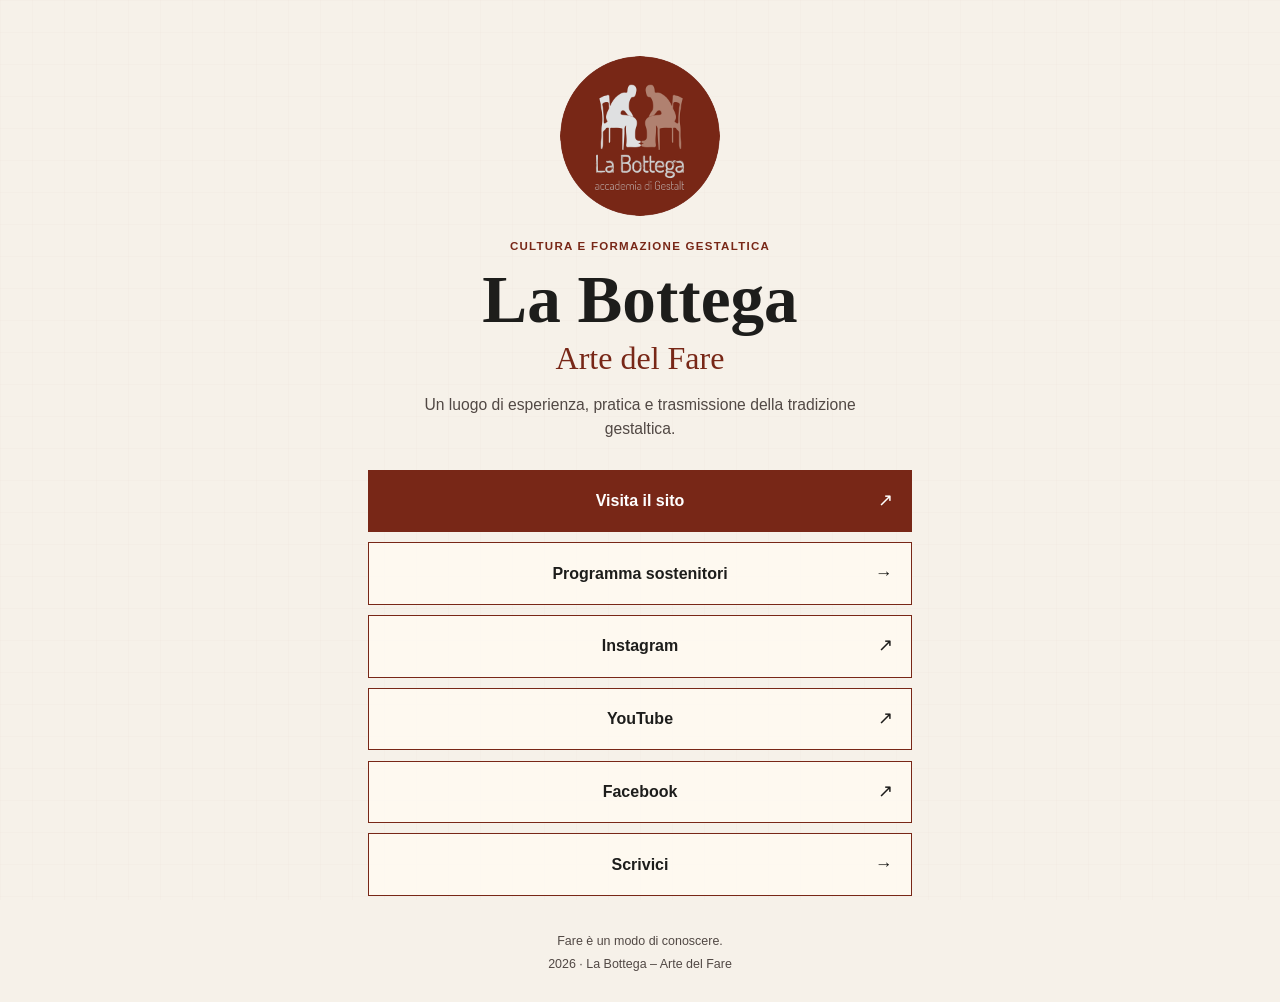
<file: index.html>
<!doctype html>
<html lang="it">
  <head>
    <meta charset="utf-8">
    <meta name="viewport" content="width=device-width, initial-scale=1">
    <title>La Bottega – Arte del Fare</title>
    <meta
      name="description"
      content="La Bottega – Arte del Fare: cultura e formazione gestaltica."
    >
    <link rel="icon" type="image/png" href="favicon.png">
    <link rel="stylesheet" href="assets/css/styles.css">
    <script src="assets/js/config.js" defer></script>
    <script src="assets/js/main.js" defer></script>
  </head>
  <body class="home-page">
    <a class="skip-link" href="#contenuto">Salta al contenuto</a>

    <main class="link-hub" id="contenuto">
      <header class="link-hub__header">
        <img
          class="link-hub__logo"
          src="assets/images/logo-circolare.png"
          alt="Logo di La Bottega – Arte del Fare"
          width="180"
          height="180"
        >
        <p class="link-hub__kicker">Cultura e formazione gestaltica</p>
        <h1>La Bottega</h1>
        <p class="link-hub__subtitle">Arte del Fare</p>
        <p class="link-hub__intro">
          Un luogo di esperienza, pratica e trasmissione della tradizione gestaltica.
        </p>
      </header>

      <nav class="link-stack" aria-label="Collegamenti principali">
        <a class="hub-link hub-link--primary" data-link="website" href="#">
          <span>Visita il sito</span>
          <span class="hub-link__mark" aria-hidden="true">↗</span>
        </a>
        <a class="hub-link" href="sostenitori.html">
          <span>Programma sostenitori</span>
          <span class="hub-link__mark" aria-hidden="true">→</span>
        </a>
        <a class="hub-link" data-link="instagram" href="#">
          <span>Instagram</span>
          <span class="hub-link__mark" aria-hidden="true">↗</span>
        </a>
        <a class="hub-link" data-link="youtube" href="#">
          <span>YouTube</span>
          <span class="hub-link__mark" aria-hidden="true">↗</span>
        </a>
        <a class="hub-link" data-link="facebook" href="#">
          <span>Facebook</span>
          <span class="hub-link__mark" aria-hidden="true">↗</span>
        </a>
        <a class="hub-link" data-link="email" href="#">
          <span>Scrivici</span>
          <span class="hub-link__mark" aria-hidden="true">→</span>
        </a>
      </nav>

      <footer class="simple-footer">
        <p>Fare è un modo di conoscere.</p>
        <p><span data-current-year>2026</span> · La Bottega – Arte del Fare</p>
      </footer>
    </main>
  </body>
</html>
</file>
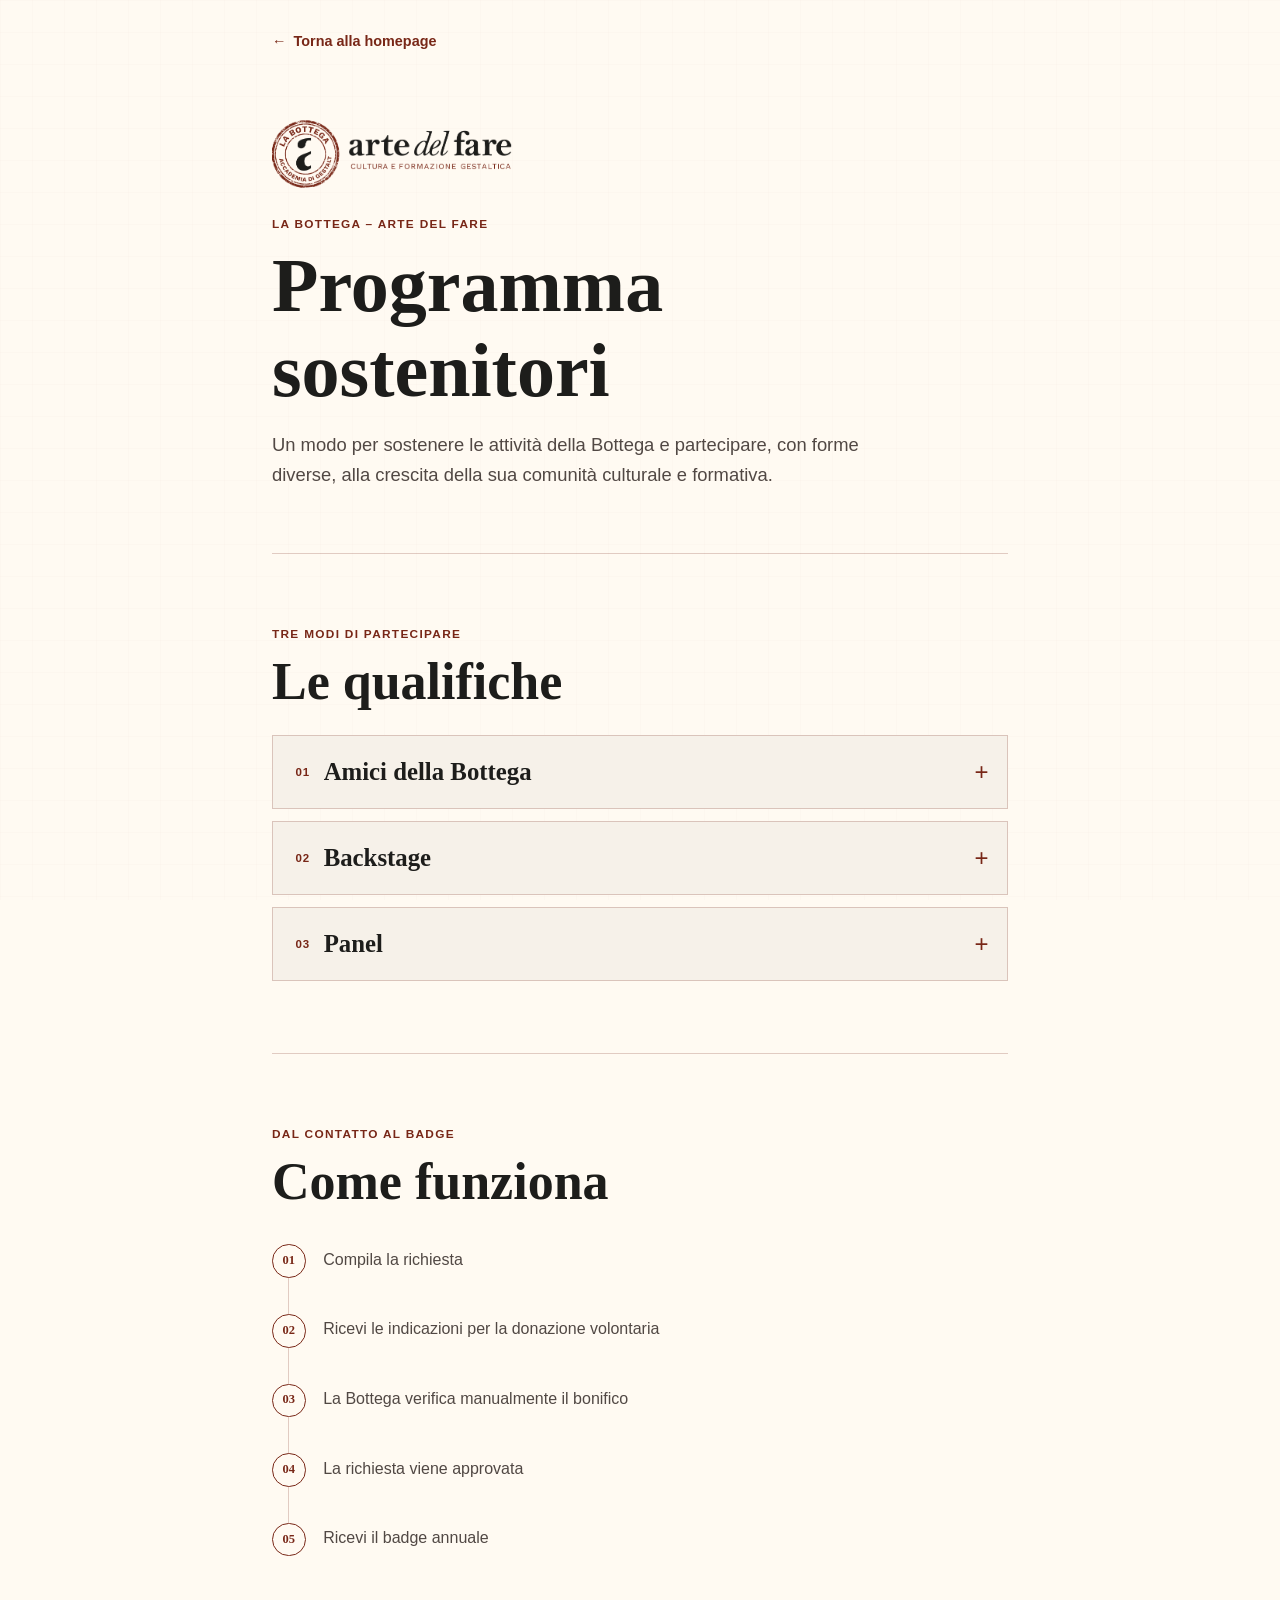
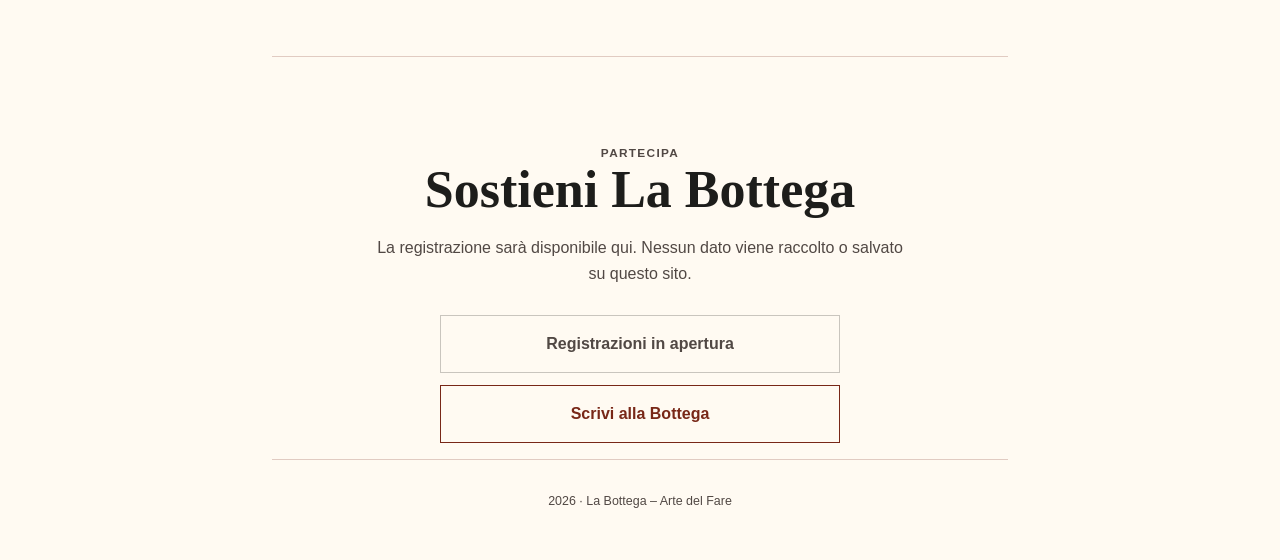
<file: sostenitori.html>
<!doctype html>
<html lang="it">
  <head>
    <meta charset="utf-8">
    <meta name="viewport" content="width=device-width, initial-scale=1">
    <title>Programma sostenitori | La Bottega – Arte del Fare</title>
    <meta
      name="description"
      content="Scopri il programma sostenitori e le qualifiche di La Bottega – Arte del Fare."
    >
    <link rel="icon" type="image/png" href="favicon.png">
    <link rel="stylesheet" href="assets/css/styles.css">
    <script src="assets/js/config.js" defer></script>
    <script src="assets/js/content.js" defer></script>
    <script src="assets/js/main.js" defer></script>
    <script src="assets/js/supporters.js" defer></script>
  </head>
  <body class="supporters-page">
    <a class="skip-link" href="#contenuto">Salta al contenuto</a>

    <div class="supporters-shell">
      <a class="back-link" href="index.html">
        <span aria-hidden="true">←</span>
        Torna alla homepage
      </a>

      <main id="contenuto">
        <header class="program-header">
          <div class="program-header__logo-frame">
            <img
              class="program-header__logo"
              src="assets/images/logo-orizzontale.png"
              alt="La Bottega – Arte del Fare"
              width="4321"
              height="4321"
            >
          </div>
          <p class="eyebrow">La Bottega – Arte del Fare</p>
          <h1 data-program-title>Programma sostenitori</h1>
          <p class="program-header__intro" data-program-description>
            Un modo per sostenere le attività della Bottega e partecipare alla crescita della sua comunità.
          </p>
        </header>

        <section class="program-section" aria-labelledby="qualifiche-title">
          <div class="section-heading">
            <p class="eyebrow">Tre modi di partecipare</p>
            <h2 id="qualifiche-title">Le qualifiche</h2>
          </div>
          <div class="tier-list" data-supporter-tiers></div>
        </section>

        <section class="program-section" aria-labelledby="process-title">
          <div class="section-heading">
            <p class="eyebrow">Dal contatto al badge</p>
            <h2 id="process-title">Come funziona</h2>
          </div>
          <ol class="process-list">
            <li>Compila la richiesta</li>
            <li>Ricevi le indicazioni per la donazione volontaria</li>
            <li>La Bottega verifica manualmente il bonifico</li>
            <li>La richiesta viene approvata</li>
            <li>Ricevi il badge annuale</li>
          </ol>
        </section>

        <section class="program-section registration" aria-labelledby="registration-title">
          <p class="eyebrow">Partecipa</p>
          <h2 id="registration-title">Sostieni La Bottega</h2>
          <p>
            La registrazione sarà disponibile qui. Nessun dato viene raccolto o salvato su questo sito.
          </p>
          <div class="registration-actions" data-registration-actions>
            <span class="registration-status">Registrazioni in apertura</span>
            <a class="button button--secondary" data-link="email" href="#">Scrivi alla Bottega</a>
          </div>
        </section>
      </main>

      <footer class="program-footer">
        <p><span data-current-year>2026</span> · La Bottega – Arte del Fare</p>
      </footer>
    </div>
  </body>
</html>
</file>
<file: assets/css/styles.css>
:root {
  --color-rust: #782717;
  --color-rust-dark: #571b10;
  --color-ink: #1d1d1b;
  --color-ink-soft: #514844;
  --color-ivory: #f6f1e9;
  --color-paper: #fffaf2;
  --color-dust: #c0a69f;
  --color-line: rgba(120, 39, 23, 0.22);
  --font-serif: Georgia, "Times New Roman", serif;
  --font-sans: "Segoe UI", Roboto, Helvetica, Arial, sans-serif;
  --page-width: 46rem;
}

*,
*::before,
*::after {
  box-sizing: border-box;
}

html {
  min-width: 320px;
  scroll-behavior: smooth;
}

body {
  min-width: 320px;
  margin: 0;
  color: var(--color-ink);
  background-color: var(--color-ivory);
  font-family: var(--font-sans);
  font-size: 16px;
  line-height: 1.6;
  text-rendering: optimizeLegibility;
}

body::before {
  position: fixed;
  inset: 0;
  z-index: -1;
  pointer-events: none;
  content: "";
  opacity: 0.38;
  background-image:
    linear-gradient(rgba(120, 39, 23, 0.035) 1px, transparent 1px),
    linear-gradient(90deg, rgba(120, 39, 23, 0.035) 1px, transparent 1px);
  background-size: 2rem 2rem;
}

img {
  display: block;
  max-width: 100%;
  height: auto;
}

a {
  color: inherit;
  text-underline-offset: 0.2em;
}

a:hover {
  color: var(--color-rust);
}

:focus-visible {
  outline: 3px solid var(--color-rust);
  outline-offset: 4px;
}

.skip-link {
  position: fixed;
  top: 0.75rem;
  left: 0.75rem;
  z-index: 10;
  transform: translateY(-160%);
  padding: 0.65rem 0.9rem;
  border: 1px solid var(--color-rust);
  background: var(--color-paper);
  font-weight: 700;
}

.skip-link:focus {
  transform: translateY(0);
}

.link-hub {
  width: min(calc(100% - 2rem), 34rem);
  min-height: 100svh;
  margin-inline: auto;
  padding-block: clamp(2rem, 7vw, 4rem) 1.5rem;
}

.link-hub__header {
  text-align: center;
}

.link-hub__logo {
  width: clamp(7.25rem, 30vw, 10rem);
  margin-inline: auto;
  border-radius: 50%;
  background: var(--color-paper);
}

.link-hub__kicker {
  margin: 1.35rem 0 0;
  color: var(--color-rust);
  font-size: 0.72rem;
  font-weight: 750;
  letter-spacing: 0.11em;
  line-height: 1.4;
  text-transform: uppercase;
}

h1,
h2,
h3,
p {
  overflow-wrap: anywhere;
}

h1,
h2,
h3 {
  margin: 0;
  font-family: var(--font-serif);
  line-height: 1.12;
}

.link-hub h1 {
  margin-top: 0.5rem;
  color: var(--color-ink);
  font-size: clamp(2.55rem, 11vw, 4.2rem);
  font-weight: 700;
}

.link-hub__subtitle {
  margin: 0.1rem 0 0;
  color: var(--color-rust);
  font-family: var(--font-serif);
  font-size: clamp(1.4rem, 6vw, 2rem);
  line-height: 1.2;
}

.link-hub__intro {
  max-width: 29rem;
  margin: 1rem auto 0;
  color: var(--color-ink-soft);
  font-size: 0.98rem;
  line-height: 1.55;
}

.link-stack {
  display: grid;
  gap: 0.65rem;
  margin-top: 1.75rem;
}

.hub-link,
.button {
  display: flex;
  align-items: center;
  justify-content: center;
  min-height: 3.65rem;
  border: 1px solid var(--color-rust);
  font-weight: 700;
  line-height: 1.25;
  text-align: center;
  text-decoration: none;
}

.hub-link {
  position: relative;
  padding: 0.85rem 3rem;
  background: rgba(255, 250, 242, 0.82);
  color: var(--color-ink);
}

.hub-link:hover {
  background: var(--color-paper);
  color: var(--color-rust);
}

.hub-link--primary {
  background: var(--color-rust);
  color: #fff;
}

.hub-link--primary:hover {
  background: var(--color-rust-dark);
  color: #fff;
}

.hub-link__mark {
  position: absolute;
  right: 1.15rem;
  font-size: 1.1rem;
  font-weight: 400;
}

.simple-footer {
  margin-top: 2.25rem;
  color: var(--color-ink-soft);
  font-size: 0.78rem;
  text-align: center;
}

.simple-footer p {
  margin: 0.2rem 0;
}

.supporters-page {
  background-color: var(--color-paper);
}

.supporters-shell {
  width: min(calc(100% - 2rem), var(--page-width));
  margin-inline: auto;
  padding-block: 1.25rem 3rem;
}

.back-link {
  display: inline-flex;
  align-items: center;
  gap: 0.45rem;
  min-height: 2.75rem;
  color: var(--color-rust);
  font-size: 0.9rem;
  font-weight: 700;
  text-decoration: none;
}

.program-header {
  padding-block: clamp(1.5rem, 7vw, 3.5rem) clamp(2rem, 8vw, 4rem);
  border-bottom: 1px solid var(--color-line);
}

.program-header__logo-frame {
  position: relative;
  width: min(15rem, 70vw);
  aspect-ratio: 3.55;
  overflow: hidden;
  margin-bottom: 1.75rem;
}

.program-header__logo {
  position: absolute;
  top: -260%;
  left: -37.5%;
  width: 175%;
  max-width: none;
}

.eyebrow {
  margin: 0 0 0.65rem;
  color: var(--color-rust);
  font-size: 0.74rem;
  font-weight: 750;
  letter-spacing: 0.11em;
  line-height: 1.4;
  text-transform: uppercase;
}

.program-header h1 {
  max-width: 13ch;
  font-size: clamp(2.5rem, 11vw, 4.75rem);
}

.program-header__intro {
  max-width: 38rem;
  margin: 1.1rem 0 0;
  color: var(--color-ink-soft);
  font-size: clamp(1rem, 3vw, 1.15rem);
}

.program-section {
  padding-block: clamp(2.5rem, 9vw, 4.5rem);
  border-bottom: 1px solid var(--color-line);
}

.section-heading {
  margin-bottom: 1.5rem;
}

.section-heading h2 {
  font-size: clamp(2rem, 8vw, 3.25rem);
}

.tier-list {
  display: grid;
  gap: 0.75rem;
}

.tier-details {
  border: 1px solid var(--color-line);
  background: var(--color-ivory);
}

.tier-details summary {
  position: relative;
  display: flex;
  min-height: 4.5rem;
  align-items: center;
  gap: 0.85rem;
  padding: 1rem 3.5rem 1rem 1rem;
  cursor: pointer;
  list-style: none;
  font-family: var(--font-serif);
  font-size: clamp(1.22rem, 5vw, 1.55rem);
  font-weight: 700;
  line-height: 1.25;
}

.tier-details summary::-webkit-details-marker {
  display: none;
}

.tier-details summary::after {
  position: absolute;
  right: 1.15rem;
  content: "+";
  color: var(--color-rust);
  font-family: var(--font-sans);
  font-size: 1.5rem;
  font-weight: 400;
}

.tier-details[open] summary::after {
  content: "−";
}

.tier-number {
  color: var(--color-rust);
  font-family: var(--font-sans);
  font-size: 0.72rem;
  font-weight: 750;
  letter-spacing: 0.08em;
}

.tier-details__content {
  display: grid;
  gap: 1.25rem;
  padding: 0 1rem 1.25rem;
  border-top: 1px solid var(--color-line);
}

.tier-block:first-child {
  padding-top: 1.25rem;
}

.tier-block h3 {
  color: var(--color-rust);
  font-family: var(--font-sans);
  font-size: 0.72rem;
  letter-spacing: 0.1em;
  text-transform: uppercase;
}

.tier-block p,
.tier-block ul {
  margin: 0.4rem 0 0;
  color: var(--color-ink-soft);
}

.tier-block ul {
  padding-left: 1.15rem;
}

.tier-block li + li {
  margin-top: 0.45rem;
}

.process-list {
  display: grid;
  gap: 0;
  margin: 0;
  padding: 0;
  list-style: none;
  counter-reset: process;
}

.process-list li {
  position: relative;
  min-height: 4.35rem;
  padding: 0.7rem 0 0.7rem 3.2rem;
  color: var(--color-ink-soft);
  counter-increment: process;
}

.process-list li::before {
  position: absolute;
  top: 0.55rem;
  left: 0;
  display: grid;
  width: 2.1rem;
  height: 2.1rem;
  place-items: center;
  border: 1px solid var(--color-rust);
  border-radius: 50%;
  content: counter(process, decimal-leading-zero);
  color: var(--color-rust);
  font-family: var(--font-serif);
  font-size: 0.78rem;
  font-weight: 700;
}

.process-list li:not(:last-child)::after {
  position: absolute;
  top: 2.65rem;
  bottom: -0.55rem;
  left: 1.03rem;
  width: 1px;
  content: "";
  background: var(--color-line);
}

.registration {
  padding-bottom: 1rem;
  text-align: center;
}

.registration h2 {
  font-size: clamp(2rem, 8vw, 3.25rem);
}

.registration > p {
  max-width: 34rem;
  margin: 1rem auto 0;
  color: var(--color-ink-soft);
}

.registration-actions {
  display: grid;
  gap: 0.75rem;
  max-width: 25rem;
  margin: 1.75rem auto 0;
}

.button {
  padding: 0.85rem 1.15rem;
}

.button--primary {
  background: var(--color-rust);
  color: #fff;
}

.button--primary:hover {
  background: var(--color-rust-dark);
  color: #fff;
}

.button--secondary {
  background: transparent;
  color: var(--color-rust);
}

.registration-status {
  display: grid;
  min-height: 3.65rem;
  place-items: center;
  padding: 0.8rem 1rem;
  border: 1px solid rgba(29, 29, 27, 0.24);
  color: var(--color-ink-soft);
  font-weight: 700;
}

.program-footer {
  padding-top: 2rem;
  color: var(--color-ink-soft);
  font-size: 0.78rem;
  text-align: center;
}

.program-footer p {
  margin: 0;
}

@media (min-width: 42rem) {
  .link-hub {
    padding-top: 3.5rem;
  }

  .hub-link {
    min-height: 3.9rem;
  }

  .supporters-shell {
    width: min(calc(100% - 3rem), var(--page-width));
  }

  .tier-details summary {
    padding-inline: 1.4rem 4rem;
  }

  .tier-details__content {
    grid-template-columns: repeat(2, minmax(0, 1fr));
    padding: 0 1.4rem 1.5rem;
  }

  .tier-block:first-child {
    padding-top: 1.5rem;
  }

  .tier-block:nth-child(2) {
    grid-row: span 2;
    padding-top: 1.5rem;
  }
}

@media (prefers-reduced-motion: reduce) {
  *,
  *::before,
  *::after {
    scroll-behavior: auto !important;
    transition-duration: 0.001ms !important;
    animation-duration: 0.001ms !important;
    animation-iteration-count: 1 !important;
  }
}
</file>
